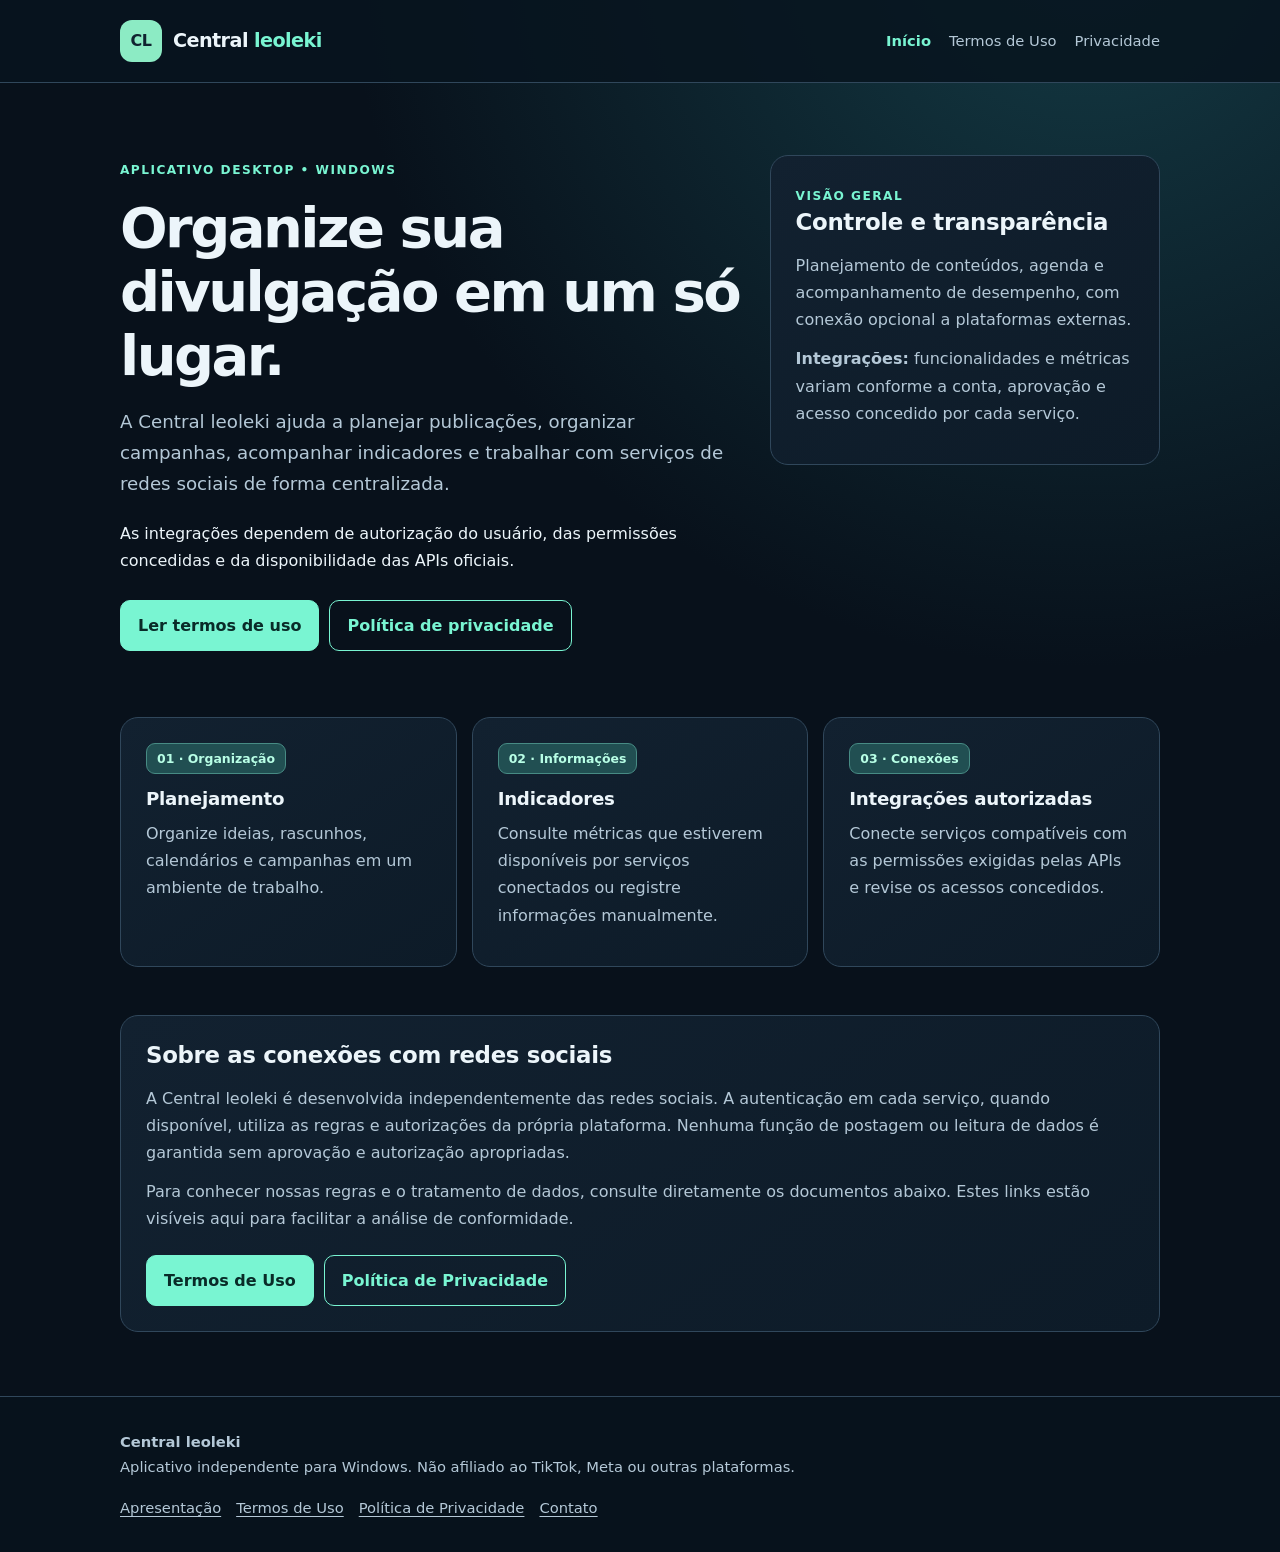
<file: index.html>
<!doctype html>
<html lang="pt-BR"><head><meta charset="utf-8"><meta name="viewport" content="width=device-width, initial-scale=1">
<title>Apresentação | Central leoleki</title><meta name="description" content="Site oficial informativo da Central leoleki, aplicativo desktop para gestão de conteúdos e indicadores.">
<meta name="robots" content="index, follow"><link rel="icon" type="image/svg+xml" href="assets/logo.svg"><link rel="stylesheet" href="assets/site.css">
</head><body><a class="skip" href="#conteudo">Pular para conteúdo</a>
<header><div class="wrap header-row"><a class="brand" href="index.html" aria-label="Central leoleki página inicial"><span class="brand-icon">CL</span><span>Central <span class="green">leoleki</span></span></a><nav aria-label="Navegação principal"><a href="index.html" aria-current="page">Início</a><a href="termos.html">Termos de Uso</a><a href="privacidade.html">Privacidade</a></nav></div></header>
<main id="conteudo" class="wrap"><div class="hero hero-grid"><div><span class="eyebrow">Aplicativo desktop • Windows</span><h1>Organize sua divulgação em um só lugar.</h1><p class="lede">A Central leoleki ajuda a planejar publicações, organizar campanhas, acompanhar indicadores e trabalhar com serviços de redes sociais de forma centralizada.</p><p>As integrações dependem de autorização do usuário, das permissões concedidas e da disponibilidade das APIs oficiais.</p><a class="btn" href="termos.html">Ler termos de uso</a><a class="btn btn-ghost" href="privacidade.html">Política de privacidade</a></div><aside class="card"><span class="eyebrow">Visão geral</span><h2>Controle e transparência</h2><p>Planejamento de conteúdos, agenda e acompanhamento de desempenho, com conexão opcional a plataformas externas.</p><p><strong>Integrações:</strong> funcionalidades e métricas variam conforme a conta, aprovação e acesso concedido por cada serviço.</p></aside></div>
<section aria-label="Recursos" class="cards"><div class="card mini"><span class="dot">01 · Organização</span><h2>Planejamento</h2><p>Organize ideias, rascunhos, calendários e campanhas em um ambiente de trabalho.</p></div><div class="card mini"><span class="dot">02 · Informações</span><h2>Indicadores</h2><p>Consulte métricas que estiverem disponíveis por serviços conectados ou registre informações manualmente.</p></div><div class="card mini"><span class="dot">03 · Conexões</span><h2>Integrações autorizadas</h2><p>Conecte serviços compatíveis com as permissões exigidas pelas APIs e revise os acessos concedidos.</p></div></section>
<section class="card"><h2>Sobre as conexões com redes sociais</h2><p>A Central leoleki é desenvolvida independentemente das redes sociais. A autenticação em cada serviço, quando disponível, utiliza as regras e autorizações da própria plataforma. Nenhuma função de postagem ou leitura de dados é garantida sem aprovação e autorização apropriadas.</p><p>Para conhecer nossas regras e o tratamento de dados, consulte diretamente os documentos abaixo. Estes links estão visíveis aqui para facilitar a análise de conformidade.</p><a class="btn" href="termos.html">Termos de Uso</a><a class="btn btn-ghost" href="privacidade.html">Política de Privacidade</a></section></main>
<footer><div class="wrap footergrid"><div><strong>Central leoleki</strong><div>Aplicativo independente para Windows. Não afiliado ao TikTok, Meta ou outras plataformas.</div></div><div class="footerlinks"><a href="index.html">Apresentação</a><a href="termos.html">Termos de Uso</a><a href="privacidade.html">Política de Privacidade</a><a href="https://www.facebook.com/profile.php?id=61596041282587" target="_blank" rel="noopener noreferrer">Contato</a></div></div></footer>
</body></html>
</file>
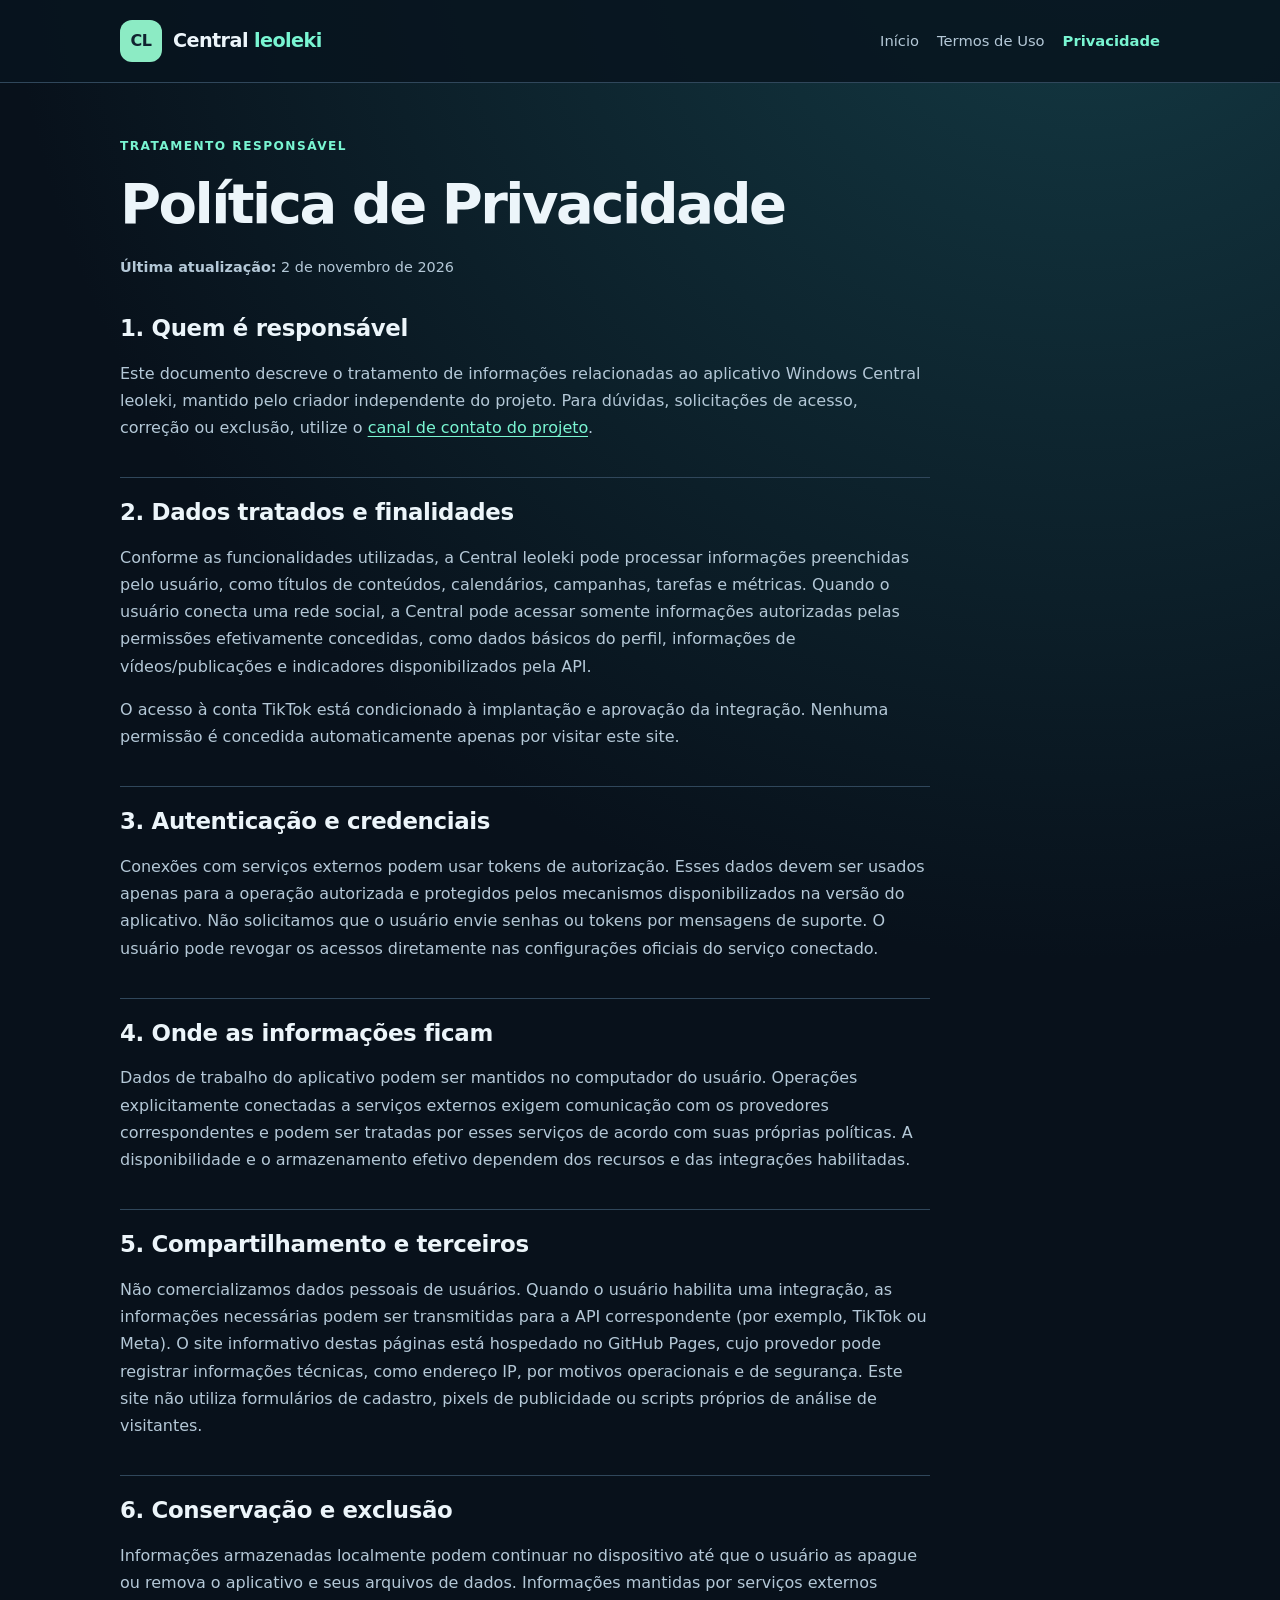
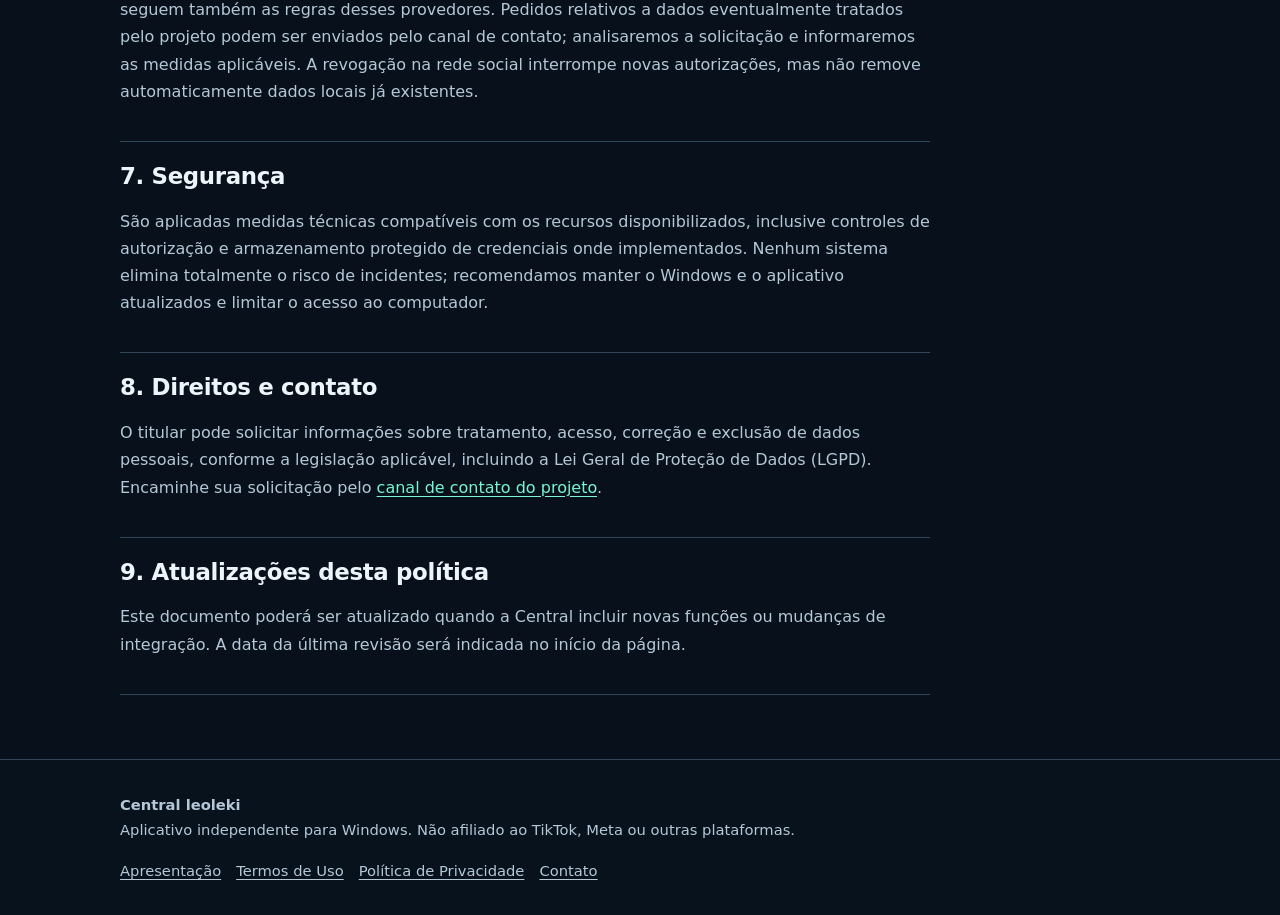
<file: privacidade.html>
<!doctype html>
<html lang="pt-BR"><head><meta charset="utf-8"><meta name="viewport" content="width=device-width, initial-scale=1">
<title>Política de Privacidade | Central leoleki</title><meta name="description" content="Política de Privacidade do aplicativo Central leoleki, incluindo conexão opcional a redes sociais.">
<meta name="robots" content="index, follow"><link rel="icon" type="image/svg+xml" href="assets/logo.svg"><link rel="stylesheet" href="assets/site.css">
</head><body><a class="skip" href="#conteudo">Pular para conteúdo</a>
<header><div class="wrap header-row"><a class="brand" href="index.html" aria-label="Central leoleki página inicial"><span class="brand-icon">CL</span><span>Central <span class="green">leoleki</span></span></a><nav aria-label="Navegação principal"><a href="index.html">Início</a><a href="termos.html">Termos de Uso</a><a href="privacidade.html" aria-current="page">Privacidade</a></nav></div></header>
<main id="conteudo" class="wrap"><article class="legal"><span class="eyebrow">Tratamento responsável</span><h1>Política de Privacidade</h1><p class="date"><strong>Última atualização:</strong> 2 de novembro de 2026</p>
<section><h2>1. Quem é responsável</h2><p>Este documento descreve o tratamento de informações relacionadas ao aplicativo Windows Central leoleki, mantido pelo criador independente do projeto. Para dúvidas, solicitações de acesso, correção ou exclusão, utilize o <a href="https://www.facebook.com/profile.php?id=61596041282587" target="_blank" rel="noopener noreferrer">canal de contato do projeto</a>.</p></section>
<section><h2>2. Dados tratados e finalidades</h2><p>Conforme as funcionalidades utilizadas, a Central leoleki pode processar informações preenchidas pelo usuário, como títulos de conteúdos, calendários, campanhas, tarefas e métricas. Quando o usuário conecta uma rede social, a Central pode acessar somente informações autorizadas pelas permissões efetivamente concedidas, como dados básicos do perfil, informações de vídeos/publicações e indicadores disponibilizados pela API.</p><p>O acesso à conta TikTok está condicionado à implantação e aprovação da integração. Nenhuma permissão é concedida automaticamente apenas por visitar este site.</p></section>
<section><h2>3. Autenticação e credenciais</h2><p>Conexões com serviços externos podem usar tokens de autorização. Esses dados devem ser usados apenas para a operação autorizada e protegidos pelos mecanismos disponibilizados na versão do aplicativo. Não solicitamos que o usuário envie senhas ou tokens por mensagens de suporte. O usuário pode revogar os acessos diretamente nas configurações oficiais do serviço conectado.</p></section>
<section><h2>4. Onde as informações ficam</h2><p>Dados de trabalho do aplicativo podem ser mantidos no computador do usuário. Operações explicitamente conectadas a serviços externos exigem comunicação com os provedores correspondentes e podem ser tratadas por esses serviços de acordo com suas próprias políticas. A disponibilidade e o armazenamento efetivo dependem dos recursos e das integrações habilitadas.</p></section>
<section><h2>5. Compartilhamento e terceiros</h2><p>Não comercializamos dados pessoais de usuários. Quando o usuário habilita uma integração, as informações necessárias podem ser transmitidas para a API correspondente (por exemplo, TikTok ou Meta). O site informativo destas páginas está hospedado no GitHub Pages, cujo provedor pode registrar informações técnicas, como endereço IP, por motivos operacionais e de segurança. Este site não utiliza formulários de cadastro, pixels de publicidade ou scripts próprios de análise de visitantes.</p></section>
<section><h2>6. Conservação e exclusão</h2><p>Informações armazenadas localmente podem continuar no dispositivo até que o usuário as apague ou remova o aplicativo e seus arquivos de dados. Informações mantidas por serviços externos seguem também as regras desses provedores. Pedidos relativos a dados eventualmente tratados pelo projeto podem ser enviados pelo canal de contato; analisaremos a solicitação e informaremos as medidas aplicáveis. A revogação na rede social interrompe novas autorizações, mas não remove automaticamente dados locais já existentes.</p></section>
<section><h2>7. Segurança</h2><p>São aplicadas medidas técnicas compatíveis com os recursos disponibilizados, inclusive controles de autorização e armazenamento protegido de credenciais onde implementados. Nenhum sistema elimina totalmente o risco de incidentes; recomendamos manter o Windows e o aplicativo atualizados e limitar o acesso ao computador.</p></section>
<section><h2>8. Direitos e contato</h2><p>O titular pode solicitar informações sobre tratamento, acesso, correção e exclusão de dados pessoais, conforme a legislação aplicável, incluindo a Lei Geral de Proteção de Dados (LGPD). Encaminhe sua solicitação pelo <a href="https://www.facebook.com/profile.php?id=61596041282587" target="_blank" rel="noopener noreferrer">canal de contato do projeto</a>.</p></section>
<section><h2>9. Atualizações desta política</h2><p>Este documento poderá ser atualizado quando a Central incluir novas funções ou mudanças de integração. A data da última revisão será indicada no início da página.</p></section></article></main>
<footer><div class="wrap footergrid"><div><strong>Central leoleki</strong><div>Aplicativo independente para Windows. Não afiliado ao TikTok, Meta ou outras plataformas.</div></div><div class="footerlinks"><a href="index.html">Apresentação</a><a href="termos.html">Termos de Uso</a><a href="privacidade.html">Política de Privacidade</a><a href="https://www.facebook.com/profile.php?id=61596041282587" target="_blank" rel="noopener noreferrer">Contato</a></div></div></footer>
</body></html>
</file>
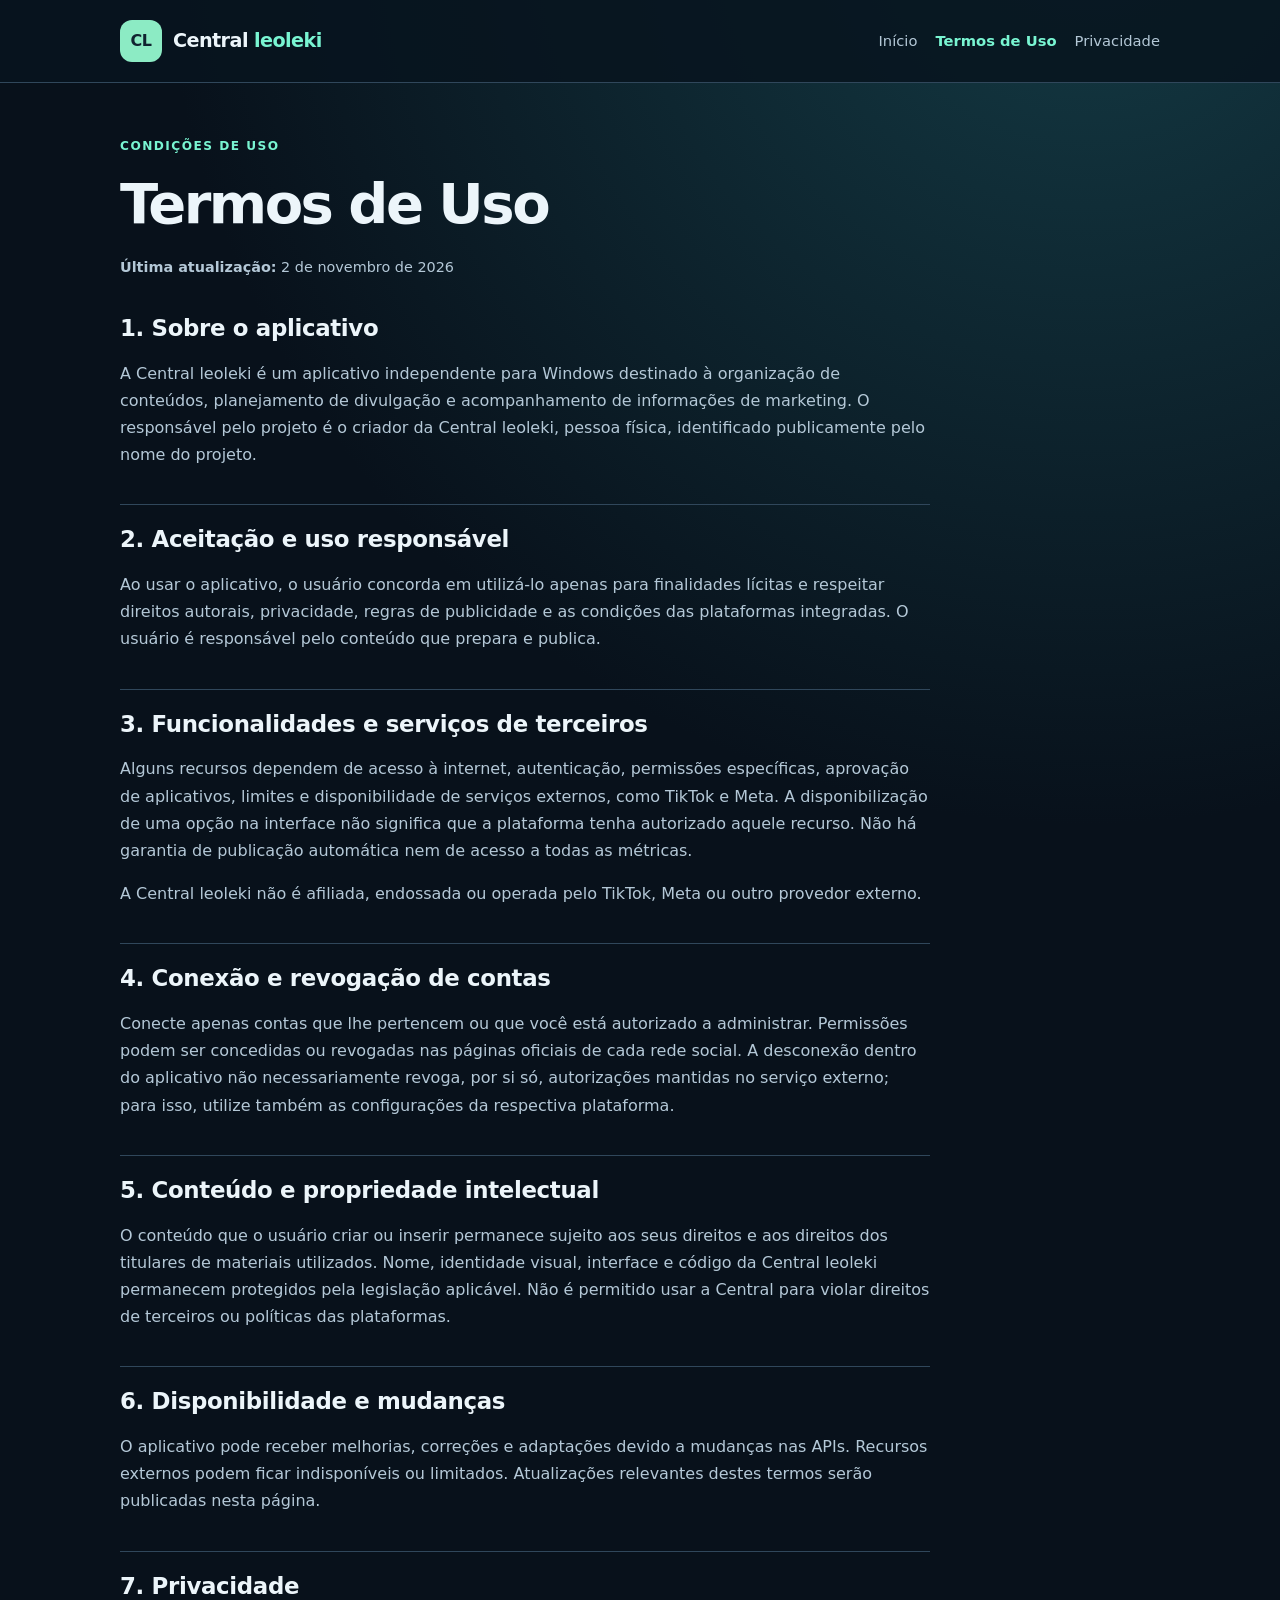
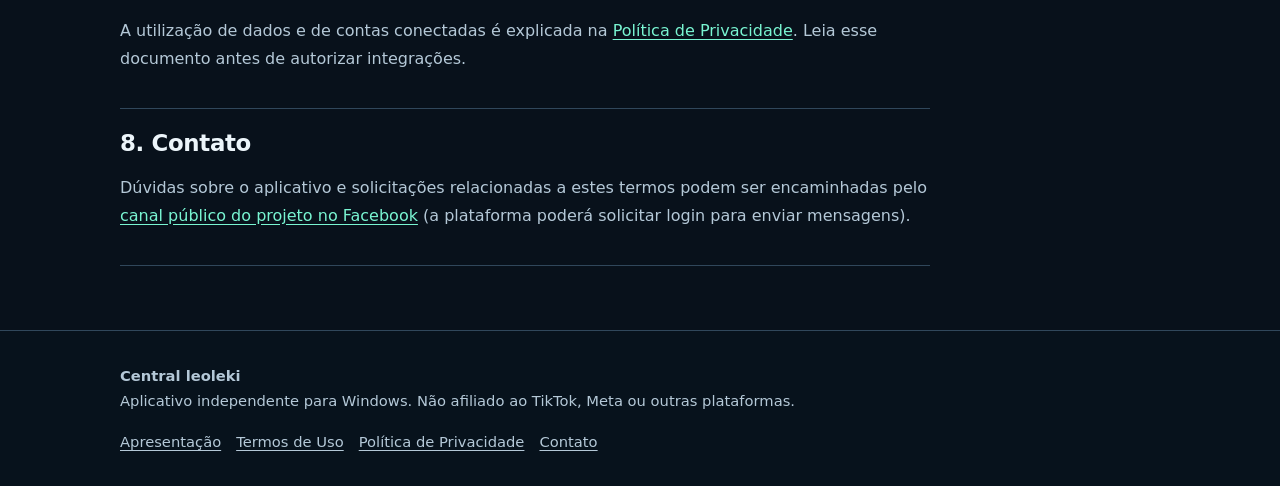
<file: termos.html>
<!doctype html>
<html lang="pt-BR"><head><meta charset="utf-8"><meta name="viewport" content="width=device-width, initial-scale=1">
<title>Termos de Uso | Central leoleki</title><meta name="description" content="Termos de Uso do aplicativo Windows Central leoleki.">
<meta name="robots" content="index, follow"><link rel="icon" type="image/svg+xml" href="assets/logo.svg"><link rel="stylesheet" href="assets/site.css">
</head><body><a class="skip" href="#conteudo">Pular para conteúdo</a>
<header><div class="wrap header-row"><a class="brand" href="index.html" aria-label="Central leoleki página inicial"><span class="brand-icon">CL</span><span>Central <span class="green">leoleki</span></span></a><nav aria-label="Navegação principal"><a href="index.html">Início</a><a href="termos.html" aria-current="page">Termos de Uso</a><a href="privacidade.html">Privacidade</a></nav></div></header>
<main id="conteudo" class="wrap"><article class="legal"><span class="eyebrow">Condições de uso</span><h1>Termos de Uso</h1><p class="date"><strong>Última atualização:</strong> 2 de novembro de 2026</p>
<section><h2>1. Sobre o aplicativo</h2><p>A Central leoleki é um aplicativo independente para Windows destinado à organização de conteúdos, planejamento de divulgação e acompanhamento de informações de marketing. O responsável pelo projeto é o criador da Central leoleki, pessoa física, identificado publicamente pelo nome do projeto.</p></section>
<section><h2>2. Aceitação e uso responsável</h2><p>Ao usar o aplicativo, o usuário concorda em utilizá-lo apenas para finalidades lícitas e respeitar direitos autorais, privacidade, regras de publicidade e as condições das plataformas integradas. O usuário é responsável pelo conteúdo que prepara e publica.</p></section>
<section><h2>3. Funcionalidades e serviços de terceiros</h2><p>Alguns recursos dependem de acesso à internet, autenticação, permissões específicas, aprovação de aplicativos, limites e disponibilidade de serviços externos, como TikTok e Meta. A disponibilização de uma opção na interface não significa que a plataforma tenha autorizado aquele recurso. Não há garantia de publicação automática nem de acesso a todas as métricas.</p><p>A Central leoleki não é afiliada, endossada ou operada pelo TikTok, Meta ou outro provedor externo.</p></section>
<section><h2>4. Conexão e revogação de contas</h2><p>Conecte apenas contas que lhe pertencem ou que você está autorizado a administrar. Permissões podem ser concedidas ou revogadas nas páginas oficiais de cada rede social. A desconexão dentro do aplicativo não necessariamente revoga, por si só, autorizações mantidas no serviço externo; para isso, utilize também as configurações da respectiva plataforma.</p></section>
<section><h2>5. Conteúdo e propriedade intelectual</h2><p>O conteúdo que o usuário criar ou inserir permanece sujeito aos seus direitos e aos direitos dos titulares de materiais utilizados. Nome, identidade visual, interface e código da Central leoleki permanecem protegidos pela legislação aplicável. Não é permitido usar a Central para violar direitos de terceiros ou políticas das plataformas.</p></section>
<section><h2>6. Disponibilidade e mudanças</h2><p>O aplicativo pode receber melhorias, correções e adaptações devido a mudanças nas APIs. Recursos externos podem ficar indisponíveis ou limitados. Atualizações relevantes destes termos serão publicadas nesta página.</p></section>
<section><h2>7. Privacidade</h2><p>A utilização de dados e de contas conectadas é explicada na <a href="privacidade.html">Política de Privacidade</a>. Leia esse documento antes de autorizar integrações.</p></section>
<section><h2>8. Contato</h2><p>Dúvidas sobre o aplicativo e solicitações relacionadas a estes termos podem ser encaminhadas pelo <a href="https://www.facebook.com/profile.php?id=61596041282587" target="_blank" rel="noopener noreferrer">canal público do projeto no Facebook</a> (a plataforma poderá solicitar login para enviar mensagens).</p></section></article></main>
<footer><div class="wrap footergrid"><div><strong>Central leoleki</strong><div>Aplicativo independente para Windows. Não afiliado ao TikTok, Meta ou outras plataformas.</div></div><div class="footerlinks"><a href="index.html">Apresentação</a><a href="termos.html">Termos de Uso</a><a href="privacidade.html">Política de Privacidade</a><a href="https://www.facebook.com/profile.php?id=61596041282587" target="_blank" rel="noopener noreferrer">Contato</a></div></div></footer>
</body></html>
</file>
<file: assets/site.css>
:root{color-scheme:dark;--bg:#08111b;--panel:#122130;--panel2:#16283a;--text:#ecf5fa;--muted:#b4c8d7;--aqua:#79f5d2;--border:#30475b;--max:1040px}
*{box-sizing:border-box}html{scroll-behavior:smooth}body{margin:0;background:radial-gradient(circle at 85% -5%,#143b45 0,transparent 38%),var(--bg);color:var(--text);font:16px/1.7 system-ui,-apple-system,Segoe UI,Roboto,Ubuntu,sans-serif}
a{color:var(--aqua);text-underline-offset:.2em}a:hover{color:#b7ffe9}a:focus-visible,button:focus-visible{outline:3px solid #a9ffe6;outline-offset:4px}
.wrap{width:min(calc(100% - 40px),var(--max));margin:auto}.skip{position:absolute;left:0;top:-90px;background:white;color:#000;padding:10px;z-index:10}.skip:focus{top:0}
header{border-bottom:1px solid var(--border);background:#08141edd}.header-row{display:flex;align-items:center;justify-content:space-between;flex-wrap:wrap;gap:14px;min-height:82px}.brand{display:flex;align-items:center;gap:11px;text-decoration:none;color:var(--text);font-weight:750;letter-spacing:-.03em;font-size:1.2rem}.brand-icon{background:#8cebc4;border-radius:12px;display:grid;place-items:center;color:#102330;width:42px;height:42px;font-size:1rem;font-weight:900}.brand span.green{color:var(--aqua)}
nav{display:flex;align-items:center;flex-wrap:wrap;gap:18px}nav a{font-size:.92rem;text-decoration:none;color:var(--muted)}nav a[aria-current='page']{color:var(--aqua);font-weight:700}nav a:hover{color:var(--aqua)}main{padding:48px 0 64px}
h1{font-size:clamp(2rem,5vw,3.5rem);line-height:1.14;letter-spacing:-.045em;margin:14px 0 19px}h2{font-size:1.43rem;line-height:1.3;letter-spacing:-.015em;margin:0 0 14px}h3{margin:22px 0 7px;font-size:1.08rem}.lede{font-size:1.14rem;color:var(--muted);max-width:720px;margin:0 0 20px}.eyebrow{color:var(--aqua);text-transform:uppercase;font-size:.76rem;font-weight:750;letter-spacing:.12em}.hero{padding:24px 0 46px}.hero-grid{display:grid;grid-template-columns:1.6fr 1fr;gap:25px;align-items:start}.card{border:1px solid var(--border);border-radius:18px;background:linear-gradient(145deg,var(--panel),#0d1b28);padding:25px}.card p{color:var(--muted);margin:0 0 12px}.cards{display:grid;grid-template-columns:repeat(3,minmax(0,1fr));gap:15px;margin:20px 0 48px}.mini{min-height:170px}.mini .dot{background:#214f52;display:inline-block;border:1px solid #478b84;color:#b8ffe6;border-radius:9px;font-weight:700;padding:4px 10px;font-size:.78rem;margin-bottom:13px}.mini h2{font-size:1.14rem;margin-bottom:9px}.btn{background:var(--aqua);border:1px solid var(--aqua);color:#092b28;display:inline-flex;align-items:center;justify-content:center;text-decoration:none;border-radius:10px;font-weight:800;padding:11px 17px;margin-right:10px;margin-top:10px}.btn:hover{color:#092b28;background:#b8ffe7}.btn-ghost{background:transparent;color:var(--aqua)}.btn-ghost:hover{background:#183634;color:#b8ffe7}.notice{border:1px solid #477a78;background:#122d32;padding:15px 18px;border-radius:12px;color:#c9eee9}.notice strong{color:white}.legal{max-width:810px}.legal section{border-bottom:1px solid var(--border);padding:20px 0}.legal p,.legal li{color:var(--muted)}.legal ul{padding-left:22px}.date{font-size:.9rem;color:var(--muted)}footer{padding:32px 0;border-top:1px solid var(--border);background:#07121c;color:var(--muted);font-size:.92rem}.footergrid{display:flex;gap:16px 30px;align-items:flex-start;justify-content:space-between;flex-wrap:wrap}.footerlinks{display:flex;gap:15px;flex-wrap:wrap}.footerlinks a{color:var(--muted)}.footerlinks a:hover{color:var(--aqua)}
@media(max-width:720px){.hero-grid,.cards{grid-template-columns:1fr}.header-row{padding:14px 0}main{padding:35px 0 50px}.wrap{width:min(calc(100% - 28px),var(--max))}.hero{padding:6px 0 28px}.card{padding:20px}nav{gap:12px}.cards{margin:15px 0 32px}}
</file>
